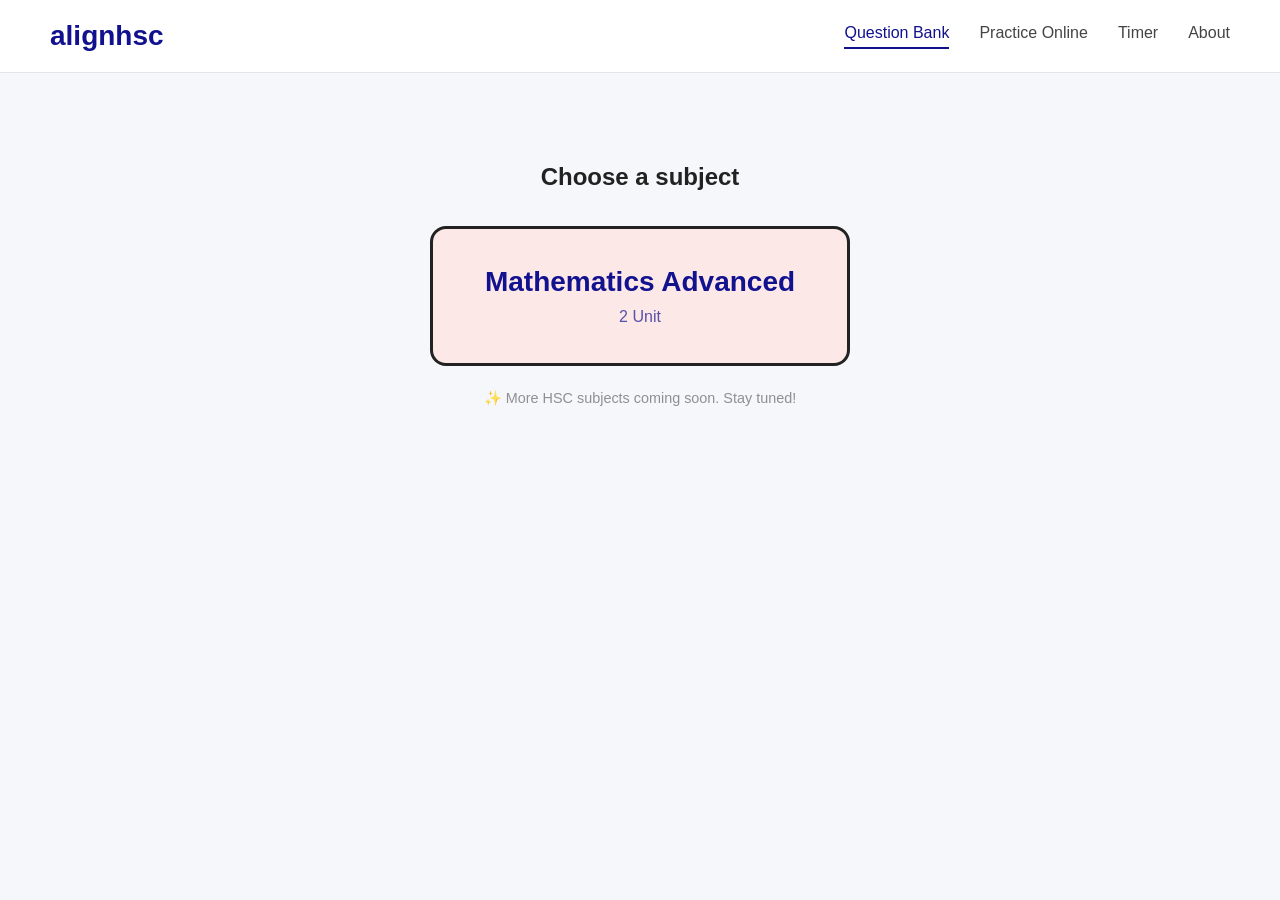
<file: index.html>
<!DOCTYPE html>
<html lang="en">
<head>
    <meta charset="UTF-8">
    <meta name="viewport" content="width=device-width, initial-scale=1.0">
    <title>alignhsc</title>
    <link rel="stylesheet" href="style.css">
</head>
<body>
    <header class="site-header">
        <a href="index.html" class="brand">alignhsc</a>
        <nav class="main-nav">
            <a href="index.html" class="nav-link active">Question Bank</a>
            <a href="online-practice.html" class="nav-link">Practice Online</a>
            <a href="timer.html" class="nav-link">Timer</a>
            <a href="about.html" class="nav-link">About</a>
        </nav>
    </header>
    <main class="home-main">
        <section class="subject-selection">
            <h1>Choose a subject</h1>
            <div class="subject-grid">
                <a href="maths-advanced.html" class="subject-card maths-advanced-card">
                    <span class="subject-name">Mathematics Advanced</span>
                    <span class="subject-level">2 Unit</span>
                </a>
            </div>
        </section>

        <p class="coming-soon">
            ✨ More HSC subjects coming soon. Stay tuned!
        </p>
    </main>
</body>
</html>
</file>
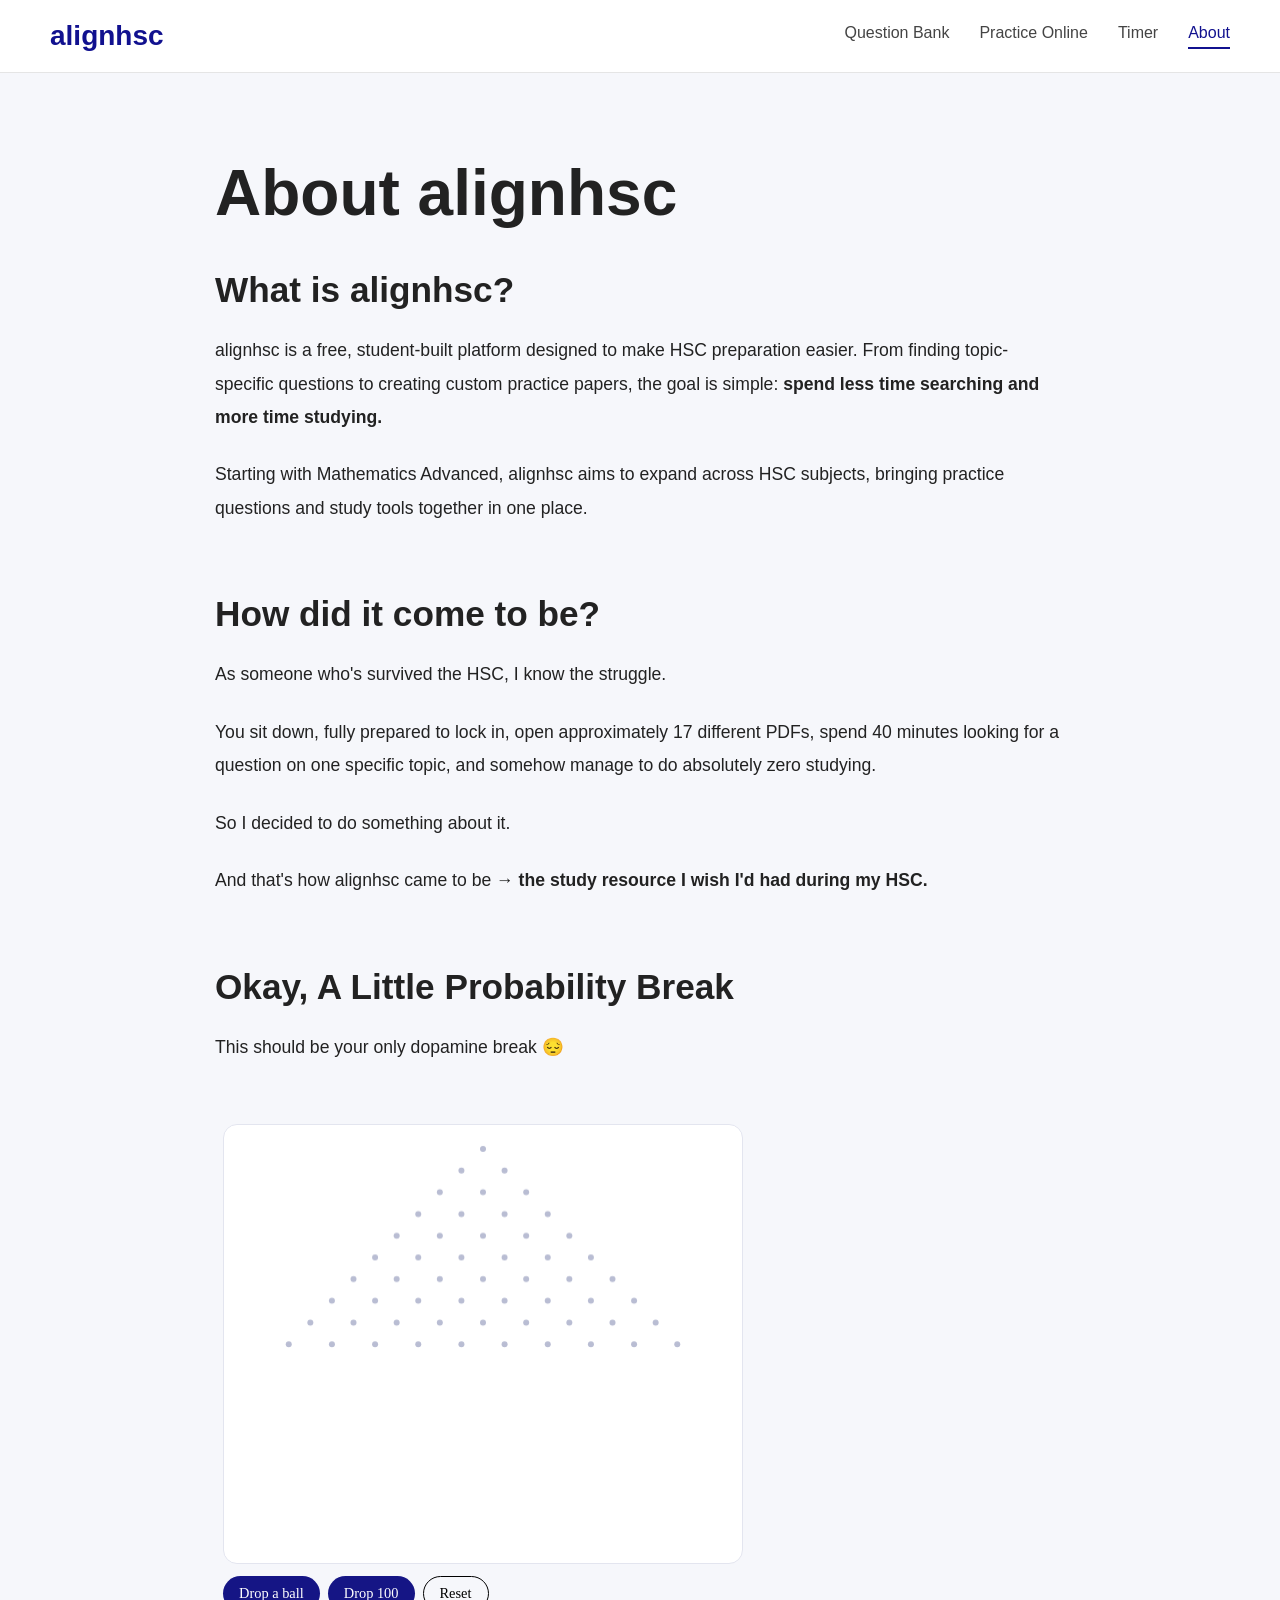
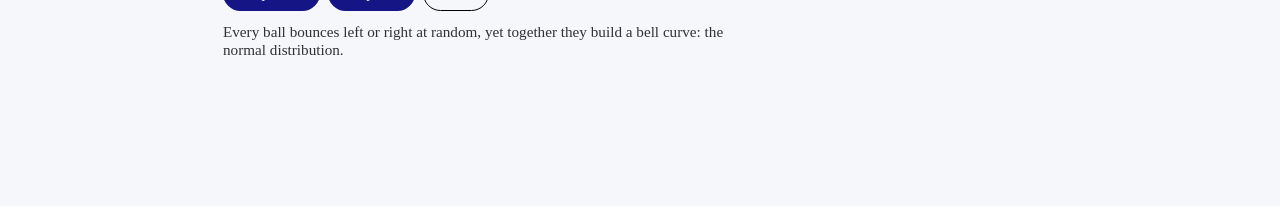
<file: about.html>
<!DOCTYPE html>
<html lang="en">
<head>
    <meta charset="UTF-8">
    <meta name="viewport" content="width=device-width, initial-scale=1.0">
    <title>About | alignhsc</title>
    <link rel="stylesheet" href="style.css">

</head>
<script src="script.js" defer></script>
<body>
    <header class="site-header">
        <a href="index.html" class="brand">alignhsc</a>
        <nav class="main-nav">
            <a href="index.html" class="nav-link">Question Bank</a>
            <a href="online-practice.html" class="nav-link">Practice Online</a>
            <a href="timer.html" class="nav-link">Timer</a>
            <a href="about.html" class="nav-link active">About</a>
        </nav>
    </header>
    
    
<main class="about-page">

  <section class="about-section">
    <div class="about-container">
      <h1 class="reveal">About alignhsc</h1>

      <h2 class="reveal">What is alignhsc?</h2>

      <p class="reveal">
        alignhsc is a free, student-built platform designed to make
        HSC preparation easier. From finding topic-specific questions
        to creating custom practice papers, the goal is simple:
        <strong>spend less time searching and more time studying.</strong>
      </p>

      <p class="reveal">
        Starting with Mathematics Advanced, alignhsc aims to expand
        across HSC subjects, bringing practice questions and study
        tools together in one place.
      </p>
    </div>
  </section>

  <section class="about-section about-story">
    <div class="about-container">
      <h2 class="reveal">How did it come to be?</h2>

      <p class="reveal">
        As someone who's survived the HSC, I know the struggle.
      </p>

      <p class="reveal">
        You sit down, fully prepared to lock in, open approximately
        17 different PDFs, spend 40 minutes looking for a question
        on one specific topic, and somehow manage to do
        absolutely zero studying.
      </p>

      <p class="reveal">
        So I decided to do something about it.
      </p>

      <p class="reveal">
        And that's how alignhsc came to be →
        <strong>the study resource I wish I'd had during my HSC.</strong>
      </p>
    </div>
  </section>

  <section class="about-section galton-section">
    <div class="about-container">
      <h2 class="reveal">Okay, A Little Probability Break</h2>

      <p class="reveal">
        This should be your only dopamine break 😔
      </p>

      <div class="galton-frame reveal">
        <iframe
          src="galton_board.html"
          title="Interactive Galton Board"
          loading="lazy">
        </iframe>
      </div>
    </div>
  </section>

</main>


</body>
</html>
</file>
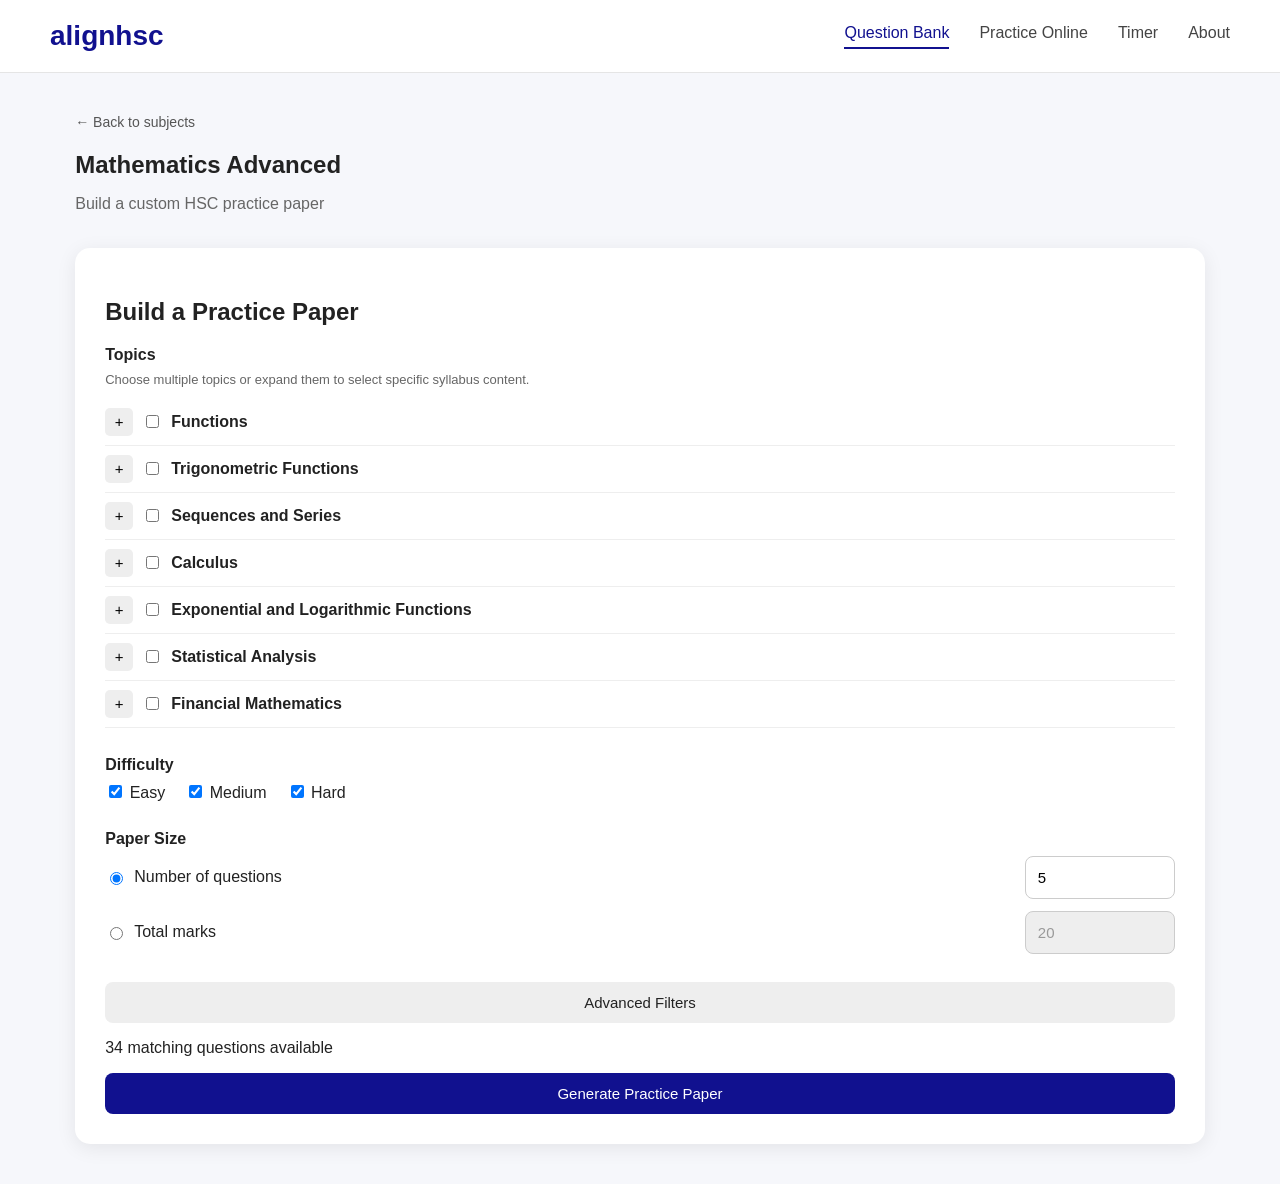
<file: maths-advanced.html>
<!DOCTYPE html>
<html lang="en">
<head>
    <meta charset="UTF-8">
    <meta name="viewport" content="width=device-width, initial-scale=1.0">
    <title>Mathematics Advanced | alignhsc</title>
    <link rel="stylesheet" href="style.css">
</head>
<body>
    <header class="site-header">
        <a href="index.html" class="brand">alignhsc</a>
        <nav class="main-nav">
            <a href="index.html" class="nav-link active">Question Bank</a>
            <a href="online-practice.html" class="nav-link">Practice Online</a>
            <a href="timer.html" class="nav-link">Timer</a>
            <a href="about.html" class="nav-link">About</a>
        </nav>
    </header>

    <main class="question-bank-main">
        <section class="course-heading">
            <a href="index.html" class="back-link">← Back to subjects</a>
            <h1>Mathematics Advanced</h1>
            <p class="course-subtitle">Build a custom HSC practice paper</p>

        </section>
        <section class="paper-builder">
            <div class="generator main-filters">
                <h2>Build a Practice Paper</h2>
                <div class="filter-group">
                    <label>Topics</label>
                    <p class="filter-help">Choose multiple topics or expand them to select specific syllabus content.</p>
                    <div id="topicTree"></div>
                </div>
                <div class="filter-group">
                    <label>Difficulty</label>
                    <div class="checkboxes">
                        <label>
                            <input type="checkbox" value="Easy" class="difficulty" checked>
                            Easy
                        </label>

                        <label>
                            <input type="checkbox" value="Medium" class="difficulty" checked>
                            Medium
                        </label>

                        <label>
                            <input type="checkbox" value="Hard" class="difficulty" checked>
                            Hard
                        </label>

                    </div>
                </div>

                <div class="filter-group">
                    <label>Paper Size</label>
                    <div class="paper-size-options">
                        <label class="paper-size-choice">
                            <input type="radio" name="paperSizeMode" value="questions" checked>
                            Number of questions
                        </label>

                        <input type="number" id="questionCount" value="5" min="1" max="100">

                        <label class="paper-size-choice">
                            <input type="radio" name="paperSizeMode" value="marks">
                            Total marks
                        </label>

                        <input type="number" id="targetMarks" value="20" min="1" max="100" disabled>
                    </div>
                    
                </div>

                <button type="button" id="advancedFiltersButton" class="secondary-button">Advanced Filters</button>
                <p id="matchingCount" aria-live="polite"></p>
                <button type="button" id="generateButton" class="primary-button">Generate Practice Paper</button>
            
            </div>
            <aside id="advancedFiltersPanel" class="advanced-filters hidden">
                <div class="advanced-header">
                    <h2>Advanced Filters</h2>
                    <button type="button" id="closeAdvancedFilters">&times</button>
                </div>
                <div class="filter-group school-filter">
                    <label for="schoolSearch">Schools</label>
                    <p class="filter-help">Leave empty to include all schools. You can select more than one.</p>
                    <input type="text" id="schoolSearch" placeholder="Search schools..." autocomplete="off">
                    <div id="schoolDropdown" class="school-dropdown hidden"></div>
                    <div id="selectedSchools" class="selected-schools"></div>
                    <p id="schoolError" class="filter-error hidden"></p>
                </div>
                <div class="filter-group">
                    <label>Exam Year</label>
                    <div class="year-range">
                        <input type="number" id="yearFrom" placeholder="From">
                        <span>to</span>
                        <input type="number" id="yearTo" placeholder="To">
                    </div>
                    <p id="yearHelp" class="filter-help"></p>
                    <p id="yearError" class="filter-error hidden"></p>
                </div>
                <div class="filter-group">
                    <label for="syllabusVersion">Syllabus</label>
                    <select id="syllabusVersion">
                        <option value="all">All syllabus versions</option>
                        <option value="2024">Mathematics Advanced 11–12 Syllabus (2024)</option>
                        <option value="2017">Mathematics Advanced Stage 6 Syllabus (2017)</option>
                        <option value="legacy">Legacy Mathematics 2 Unit syllabus</option>
                    </select>
                </div>
                <button type="button" id="resetAdvancedFilters" class="secondary-button">Reset Advanced Filters</button>
            </aside>
        </section>
        <section id="paperSection" class="hidden">
            <div class="paper-buttons">
                <button type="button" id="regenerateButton">Regenerate</button>
                <button type="button" id="printButton">Print / Save as PDF</button>
            </div>
            <div id="paper">
                <div class="paper-heading">
                    <h1>Mathematics Advanced</h1>
                    <!-- <h2>Custom Practice Paper</h2> -->
                    <p id="paperInfo"></p>
                </div>
                <div id="questionsContainer"></div>
                <div class="solutions">
                    <h1>Solutions</h1>
                    <div id="solutionsContainer"></div>
                </div>
            </div>
        </section>

    </main>

    <script src="syllabus.js"></script>
    <script src="schools.js"></script>
    <script src="questions.js"></script>
    <script src="script.js"></script>
</body>
</html>
</file>
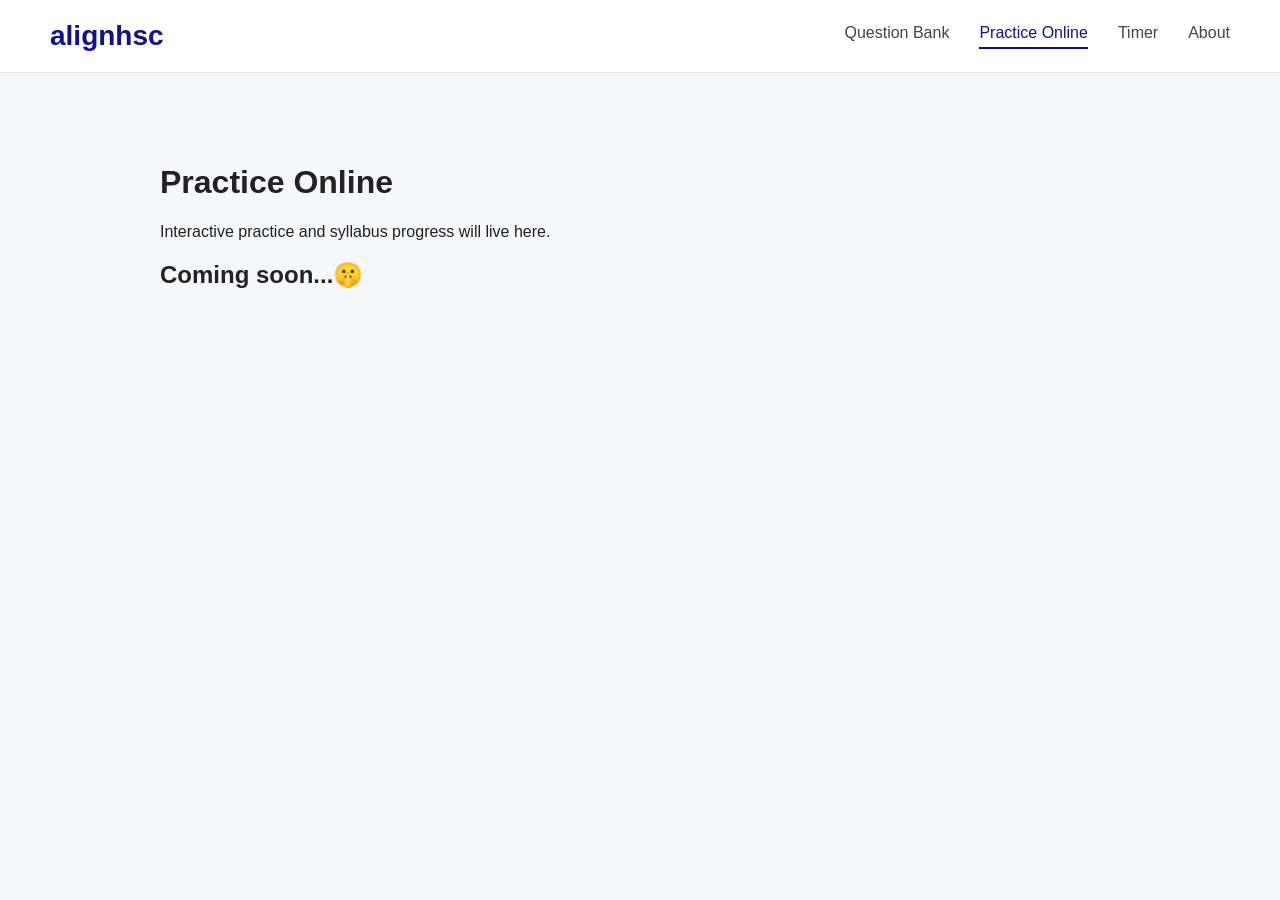
<file: online-practice.html>
<!DOCTYPE html>
<html lang="en">
<head>
    <meta charset="UTF-8">
    <meta name="viewport" content="width=device-width, initial-scale=1.0">
    <title>Practice Online | alignhsc</title>
    <link rel="stylesheet" href="style.css">
</head>
<body>
    <header class="site-header">
        <a href="index.html" class="brand">alignhsc</a>
        <nav class="main-nav">
            <a href="index.html" class="nav-link">Question Bank</a>
            <a href="online-practice.html" class="nav-link active">Practice Online</a>
            <a href="timer.html" class="nav-link">Timer</a>
            <a href="about.html" class="nav-link">About</a>
        </nav>
    </header>
    <main class="page-main">
        <h1>Practice Online</h1>
        <p>Interactive practice and syllabus progress will live here.</p>
        <h2>Coming soon...🤫 </h2>
    </main>
</body>
</html>
</file>
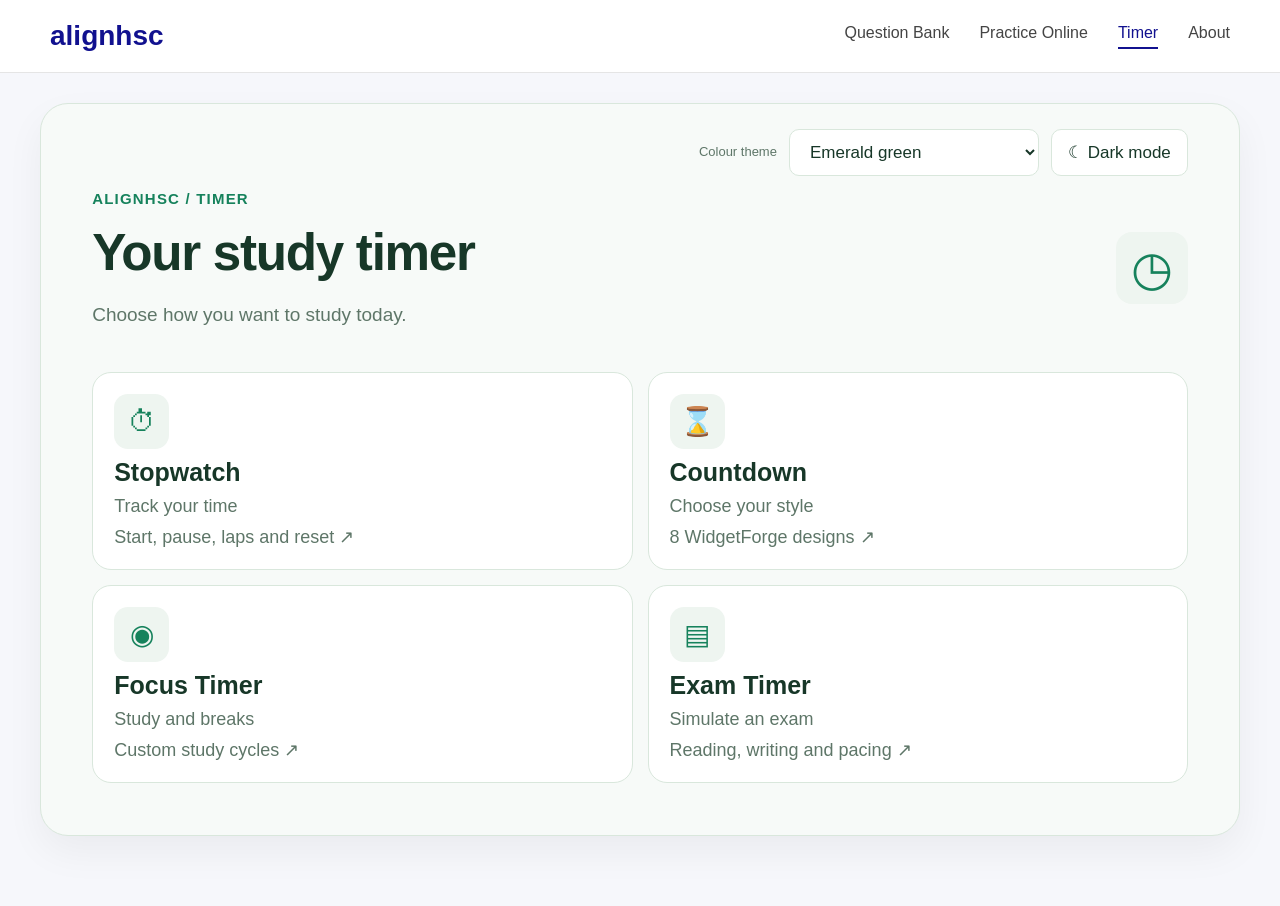
<file: timer.html>
<!DOCTYPE html>
<html lang="en">
<head>
    <meta charset="UTF-8">
    <meta name="viewport" content="width=device-width, initial-scale=1.0">
    <title>Timer | alignhsc</title>
    <link rel="stylesheet" href="style.css">
    <link rel="stylesheet" href="timer.css">
    <script src="timer.js" defer></script>
</head>
<body>
    <header class="site-header">
        <a href="index.html" class="brand">alignhsc</a>
        <nav class="main-nav" aria-label="Main navigation">
            <a href="index.html" class="nav-link">Question Bank</a>
            <a href="online-practice.html" class="nav-link">Practice Online</a>
            <a href="timer.html" class="nav-link active" aria-current="page">Timer</a>
            <a href="about.html" class="nav-link">About</a>
        </nav>
    </header>

    <main class="timer-shell" data-theme="emerald" data-appearance="light">
        <div class="timer-toolbar">
            <button type="button" class="timer-back" id="timerBack" hidden>← All timers</button>
            <div class="timer-theme-controls">
                <label for="timerTheme">Colour theme</label>
                <select id="timerTheme">
                    <option value="emerald">Emerald green</option>
                    <option value="burgundy">Burgundy & beige</option>
                    <option value="minimal">Minimal</option>
                    <option value="beach">Beach</option>
                    <option value="underwater">Underwater</option>
                    <option value="midnight">Midnight blue</option>
                    <option value="lavender">Lavender</option>
                    <option value="sunset">Sunset</option>
                </select>
                <button id="appearanceToggle" type="button" aria-label="Switch to dark mode">☾ Dark mode</button>
            </div>
        </div>
        <section id="timerHome">
            <div class="timer-heading">
                <div><p class="timer-eyebrow">ALIGNHSC / TIMER</p><h1>Your study timer</h1><p>Choose how you want to study today.</p></div>
                <span class="timer-heading-icon" aria-hidden="true">◷</span>
            </div>
            <div class="timer-mode-grid">
                <button type="button" class="timer-mode-card" data-mode="stopwatch"><span class="mode-icon">⏱</span><strong>Stopwatch</strong><span>Track your time</span><small>Start, pause, laps and reset ↗</small></button>
                <button type="button" class="timer-mode-card" data-mode="countdown"><span class="mode-icon">⌛</span><strong>Countdown</strong><span>Choose your style</span><small>8 WidgetForge designs ↗</small></button>
                <button type="button" class="timer-mode-card" data-mode="focus"><span class="mode-icon">◉</span><strong>Focus Timer</strong><span>Study and breaks</span><small>Custom study cycles ↗</small></button>
                <button type="button" class="timer-mode-card" data-mode="exam"><span class="mode-icon">▤</span><strong>Exam Timer</strong><span>Simulate an exam</span><small>Reading, writing and pacing ↗</small></button>
            </div>
        </section>

        <section class="timer-detail" id="stopwatchPanel" hidden>
            <p class="timer-eyebrow">STOPWATCH</p><h1>Track every minute</h1><p>Use laps to measure individual questions or study blocks.</p>
            <div class="timer-stage" id="stopwatchStage"><span class="timer-stage-label">Elapsed time</span><div class="timer-clock" id="stopwatchDisplay" role="timer">00:00:00.0</div></div>
            <div class="timer-actions"><button id="stopwatchStart" class="timer-primary">Start</button><button id="stopwatchLap">Lap</button><button id="stopwatchReset">Reset</button></div>
            <button class="timer-zen-button" data-zen="stopwatch">⛶ Full-screen timer</button>
            <ol class="timer-laps" id="stopwatchLaps" aria-label="Recorded laps"></ol>
        </section>

        <section class="timer-detail" id="countdownPanel" hidden>
            <p class="timer-eyebrow">COUNTDOWN / WIDGETFORGE</p><h1>Choose your countdown</h1><p>All eight WidgetForge styles, with a target date and time you can customise.</p>
            <div class="timer-form-grid"><label>Target date & time <input type="datetime-local" id="countdownTarget"></label><label>Countdown title <input type="text" id="countdownTitle" maxlength="70" value="My HSC Countdown"></label></div>
            <details class="timer-style-picker"><summary>Choose a style <span id="selectedWidgetName">Flip</span> · 8 designs available</summary><div class="timer-style-grid" id="widgetStyles" aria-label="Countdown styles"></div></details>
            <div class="timer-stage timer-widget-box" id="countdownStage"><div id="widgetMount" class="timer-widget-mount"></div><p id="widgetFallback" class="timer-muted">Choose a future date to preview the countdown.</p></div>
            <button class="timer-zen-button" data-zen="countdown">⛶ Full-screen countdown</button>
            <div class="timer-actions"><button class="timer-primary" id="applyWidget">Update countdown</button><a id="configureWidget" href="https://widget-forge.com/widgets/countdown/flip/" target="_blank" rel="noopener noreferrer">More WidgetForge options ↗</a></div>
            <p class="timer-note">WidgetForge embeds run through a third-party service. The link above opens its full configurator for additional colours, languages and display options.</p>
        </section>

        <section class="timer-detail" id="focusPanel" hidden>
            <p class="timer-eyebrow">FOCUS TIMER</p><h1>Make time for focus</h1><p>Alternate between distraction-free study and short breaks.</p>
            <div class="timer-form-grid"><label>Study minutes <input type="number" id="focusWork" min="1" max="240" value="25"></label><label>Break minutes <input type="number" id="focusBreak" min="1" max="60" value="5"></label></div>
            <div class="timer-stage" id="focusStage"><div class="timer-phase" id="focusPhase">Study session</div><div class="timer-clock" id="focusDisplay" role="timer">25:00</div><div class="timer-progress"><span id="focusProgress"></span></div></div>
            <div class="timer-actions"><button class="timer-primary" id="focusStart">Start</button><button id="focusSkip">Skip phase</button><button id="focusReset">Reset</button></div>
            <button class="timer-zen-button" data-zen="focus">⛶ Full-screen timer</button>
            <p class="timer-muted" id="focusSessions">Study sessions completed: 0</p>
        </section>

        <section class="timer-detail" id="examPanel" hidden>
            <p class="timer-eyebrow">EXAM TIMER</p><h1>Practise under exam conditions</h1><p>Reading and writing stages, time warnings, and an optional marks-based pacing guide.</p>
            <div class="timer-form-grid"><label>Reading time (minutes) <input id="examReading" type="number" value="10" min="0" max="120"></label><label>Writing time (minutes) <input id="examWriting" type="number" value="180" min="1" max="480"></label><label>Total marks <input id="examMarks" type="number" value="100" min="1" max="500"></label><label class="timer-checkbox"><input id="examSounds" type="checkbox" checked> Audible warnings</label></div>
            <div class="timer-stage exam-stage" id="examStage">
                <div class="exam-status"><span id="examStatusBadge">◉ Ready for exam</span></div>
                <p class="exam-subject">MATHEMATICS ADVANCED</p>
                <div class="timer-phase" id="examPhase">Ready to begin</div>
                <div class="timer-clock" id="examDisplay" role="timer">03:10:00</div>
                <div class="timer-progress"><span id="examProgress"></span></div>
                <p class="timer-muted" id="examElapsed">Reading and writing time</p>
                <div class="exam-stage-tags"><span id="examReadingBadge">Reading not started</span><span id="examWritingBadge">Writing not started</span></div>
                <div class="exam-next-notice"><strong>♧ Next notification</strong><p id="examNextWarning">30 minutes remaining — stay aware of your pacing.</p></div>
            </div>
            <p class="timer-muted" id="examPacing">1.8 minutes per mark during writing time</p>
            <div class="timer-actions"><button class="timer-primary" id="examStart">Start exam</button><button id="examReset">Reset</button><button id="examFullscreen">Full screen</button></div>
            <p class="timer-note" id="examNotice" aria-live="polite">Reading time will automatically transition to writing time.</p>
        </section>
        <button type="button" id="exitZen" class="timer-exit-zen" hidden>⤢ Exit full screen</button>
    </main>
</body>
</html>
</file>
<file: style.css>
* {
    box-sizing: border-box;
}

body {
    margin: 0;
    font-family: Arial, sans-serif;
    background: #f6f7fb;
    color: #222;
}


/* Site header */

.site-header {
    display: flex;
    justify-content: space-between;
    align-items: center;
    width: 100%;
    padding: 20px 50px;
    background: white;
    border-bottom: 1px solid #e5e5e5;
}

.brand {
    color: #11118f;
    font-size: 28px;
    font-weight: 700;
    text-decoration: none;
}

.main-nav {
    display: flex;
    gap: 30px;
}

.nav-link {
    color: #444;
    font-size: 16px;
    padding-bottom: 5px;
    text-decoration: none;
}

.nav-link:hover {
    color: #11118f;
}

.nav-link.active {
    color: #11118f;
    border-bottom: 2px solid #11118f;
}


/* Subject selection */

.home-main, .page-main {
    width: 90%;
    max-width: 1000px;
    margin: 0 auto;
    padding: 70px 20px;
}

.subject-selection h1 {
    text-align: center;
    margin-bottom: 35px;
}

.subject-grid {
    display: flex;
    justify-content: center;
}

.subject-card {
    display: flex;
    flex-direction: column;
    align-items: center;
    justify-content: center;
    width: 420px;
    min-height: 140px;
    padding: 30px;
    border: 3px solid #222;
    border-radius: 16px;
    text-align: center;
    text-decoration: none;
    transition: transform 0.2s ease, box-shadow 0.2s ease;
}

.subject-card:hover {
    transform: translateY(-4px);
    box-shadow: 0 8px 20px rgba(0, 0, 0, 0.12);
}

.maths-advanced-card {
    background: #fde8e8;
    color: #12128f;
}

.subject-name {
    font-size: 28px;
    font-weight: bold;
}

.subject-level {
    margin-top: 10px;
    font-size: 16px;
    opacity: 0.7;
}


/* Question bank layout */

.question-bank-main {
    width: 92%;
    max-width: 1200px;
    margin: 0 auto;
    padding: 40px 24px;
}

.course-heading {
    margin-bottom: 35px;
}

.course-heading h1 {
    margin-bottom: 5px;
}

.course-subtitle {
    color: #666;
}

.back-link {
    color: #555;
    font-size: 14px;
    text-decoration: none;
}

.paper-builder {
    display: flex;
    align-items: flex-start;
    gap: 30px;
}

.generator, .advanced-filters {
    background: white;
    padding: 30px;
    border-radius: 15px;
    box-shadow: 0 4px 20px rgba(0, 0, 0, 0.08);
}

.main-filters {
    flex: 1;
    min-width: 0;
}

.advanced-filters {
    width: 370px;
    flex-shrink: 0;
    border: 1px solid #ddd;
}


/* General filters */

.filter-group {
    margin-bottom: 28px;
}

.filter-group > label {
    display: block;
    margin-bottom: 8px;
    font-weight: bold;
}

.filter-help {
    color: #666;
    font-size: 13px;
    margin: 5px 0 12px;
}

.filter-error {
    color: #b42318;
    font-size: 14px;
    margin-top: 8px;
}

select, input[type="number"], input[type="text"] {
    width: 100%;
    padding: 12px;
    background: white;
    border: 1px solid #ccc;
    border-radius: 8px;
    font-size: 15px;
}

input:disabled {
    background: #eee;
    color: #999;
}

.checkboxes {
    display: flex;
    gap: 20px;
    flex-wrap: wrap;
}

.checkboxes label {
    font-weight: normal;
}


/* Paper size */

.paper-size-options {
    display: grid;
    grid-template-columns: 1fr 150px;
    align-items: center;
    gap: 12px 20px;
}

.paper-size-choice {
    display: flex !important;
    align-items: center;
    gap: 8px;
    margin: 0 !important;
    font-weight: normal !important;
}


/* Buttons */

button {
    padding: 12px 20px;
    border: none;
    border-radius: 8px;
    cursor: pointer;
    font-size: 15px;
}

.primary-button, .secondary-button {
    display: block;
    width: 100%;
    margin-top: 12px;
}

.primary-button {
    color: white;
    background: #11118f;
}

.secondary-button {
    background: #eee;
    color: #222;
}


/* Topic and dotpoint tree */

.topic-block {
    padding: 9px 0;
    border-bottom: 1px solid #eee;
}

.topic-row, .topic-row label, .focus-area-row, .dotpoint-row {
    display: flex;
    align-items: center;
    gap: 9px;
}

.topic-row {
    font-weight: 600;
}

.topic-row label, .focus-area-row, .dotpoint-row {
    cursor: pointer;
}

.expand-topic {
    width: 28px;
    height: 28px;
    padding: 0;
    background: #eee;
    border-radius: 5px;
    flex-shrink: 0;
}

.topic-row input, .focus-area-row input, .dotpoint-row input {
    width: auto;
    flex-shrink: 0;
}

.topic-contents {
    margin-left: 38px;
    padding-top: 10px;
}

.focus-area-block {
    margin-bottom: 14px;
}

.focus-area-row {
    font-weight: 500;
}

.dotpoint-container {
    margin: 6px 0 0 27px;
}

.dotpoint-row {
    margin: 7px 0;
    font-weight: normal;
}


/* Advanced filters */

.advanced-header {
    display: flex;
    align-items: center;
    justify-content: space-between;
    margin-bottom: 22px;
}

.advanced-header h2 {
    margin: 0;
}

#closeAdvancedFilters {
    padding: 0;
    background: none;
    font-size: 28px;
    line-height: 1;
}

.year-range {
    display: flex;
    align-items: center;
    gap: 10px;
}

.year-range input {
    flex: 1;
    min-width: 0;
}


/* School search */

.school-filter {
    position: relative;
}

.school-dropdown {
    position: absolute;
    z-index: 20;
    left: 0;
    right: 0;
    max-height: 250px;
    overflow-y: auto;
    margin-top: 4px;
    background: white;
    border: 1px solid #ccc;
    border-radius: 8px;
    box-shadow: 0 8px 20px rgba(0, 0, 0, 0.1);
}

.school-option {
    display: block;
    width: 100%;
    padding: 10px 12px;
    text-align: left;
    background: white;
    border-radius: 0;
}

.school-option:hover, .school-option:focus-visible {
    background: #f2f2f8;
}

.school-no-results {
    padding: 12px;
    color: #777;
    font-size: 14px;
}

.selected-schools {
    display: flex;
    flex-wrap: wrap;
    gap: 7px;
    margin-top: 10px;
}

.school-tag {
    display: flex;
    align-items: center;
    gap: 6px;
    padding: 6px 9px;
    background: #eeeeff;
    border-radius: 20px;
    font-size: 13px;
}

.school-tag button {
    padding: 0;
    background: none;
    font-size: 17px;
    line-height: 1;
}


/* Generated paper */

.paper-buttons {
    display: flex;
    justify-content: flex-end;
    gap: 10px;
    margin: 35px 0 20px;
}

#paper {
    padding: 50px;
    margin-bottom: 60px;
    background: white;
    box-shadow: 0 4px 20px rgba(0, 0, 0, 0.08);
}

.paper-heading {
    text-align: center;
    padding-bottom: 30px;
    border-bottom: 2px solid black;
}

.question {
    margin-top: 40px;
}

.question-header {
    display: flex;
    justify-content: space-between;
    align-items: center;
    break-after: avoid;
}

.working-space {
    height: 130px;
    border-bottom: 1px dotted #aaa;
}

.question-image, .solution-image {
    display: block;
    width: 100%;
    max-width: 750px;
    height: auto;
    margin-top: 15px;
}

.solutions {
    margin-top: 80px;
    break-before: page;
    page-break-before: always;
}

.solution {
    margin-top: 35px;
}

.hidden {
    display: none !important;
}


/* Smaller screens */

@media (max-width: 850px) {
    .site-header {
        flex-direction: column;
        gap: 15px;
        padding: 18px 20px;
    }

    .main-nav {
        gap: 18px;
    }

    .paper-builder {
        flex-direction: column;
    }

    .advanced-filters {
        width: 100%;
    }

    .paper-size-options {
        grid-template-columns: 1fr;
    }
}


/* Print only question paper and solutions */

@media print {
    @page {
        margin: 15mm;
    }

    body {
        background: white;
    }

    .site-header, .course-heading, .paper-builder, .paper-buttons {
        display: none !important;
    }

    .question-bank-main, #paperSection, #paper {
        width: 100%;
        max-width: none;
        margin: 0;
        padding: 0;
        box-shadow: none;
    }

    .question-header {
        break-after: avoid;
    }

    .question-image, .solution-image {
        break-inside: avoid;
        max-width: 100%;
    }

    .solutions {
        margin-top: 0;
        break-before: page;
        page-break-before: always;
    }
}

/* Cross-topic notes */
/* Compact notice that fits its content */
.cross-topic-note {
    display: table;
    width: fit-content;
    max-width: 100%;
    box-sizing: border-box;

    margin: 6px 0 12px;
    padding: 5px 9px;

    background-color: #eef5fc;
    border: 1px solid #d6e6f5;
    border-left: 3px solid #77b2ed;
    border-radius: 5px;

    color: #2887ed;
    font-size: 0.78rem;
    line-height: 1.35;
}


/* Print settings */
/* Hides cross-topic notices from printed papers and PDFs */
@media print {
    .cross-topic-note {
        display: none !important;
    }
}


/* About Page */
/* Main layout and spacing */

.about-page {
  width: 100%;
}

.about-section {
  padding: 90px 24px;
}

.about-container {
  max-width: 850px;
  margin: 0 auto;
}

.about-container h1 {
  font-size: clamp(2.5rem, 5vw, 4rem);
  margin-bottom: 40px;
}

.about-container h2 {
  font-size: clamp(1.6rem, 3vw, 2.2rem);
  margin-bottom: 24px;
}

.about-container p {
  font-size: 1.1rem;
  line-height: 1.9;
  margin-bottom: 24px;
}

.about-story {
  background: var(--surface-secondary, transparent);
}

/* Galton Board */
/* Responsive embedded simulation */

.galton-frame {
  width: 100%;
  height: 680px;
  margin-top: 32px;
  border-radius: 16px;
  overflow: hidden;
}

.galton-frame iframe {
  display: block;
  width: 100%;
  height: 100%;
  border: none;
}

/* Scroll Reveal */
/* Paragraphs fade and slide into view */

/* Scroll Reveal Animation */

.reveal {
  opacity: 0;
  transform: translateY(30px);
  transition:
    opacity 0.8s ease-out,
    transform 0.8s ease-out;
}

.reveal.visible {
  opacity: 1;
  transform: translateY(0);
}

@media (prefers-reduced-motion: reduce) {
  .reveal {
    opacity: 1;
    transform: none;
    transition: none;
  }
}

@media (max-width: 600px) {
  .about-section {
    padding: 35px 24px;
  }

  .galton-frame {
    height: 550px;
  }

  .about-section + .about-section {
    padding-top: 10px;
  }
}

/* About page spacing fixes */

.about-page .about-section {
  padding-top: 30px;
  padding-bottom: 30px;
  min-height: auto;
  height: auto;
}

.about-page .about-section + .about-section {
  margin-top: 0;
  padding-top: 10px;
}

.about-page .about-container {
  margin-top: 0;
  margin-bottom: 0;
}

.about-page .about-container p:last-child {
  margin-bottom: 0;
}

/* Coming Soon Message */

.coming-soon {
  margin-top: 24px;
  text-align: center;
  font-size: 0.9rem;
  color: var(--text-secondary, #777);
  opacity: 0.8;
}
</file>
<file: timer.css>
/* Timer colour themes */
/* Each theme works in both light and dark appearance. */
.timer-shell { --surface:#f7faf8; --panel:#ffffff; --card:#eef5f0; --ink:#173728; --muted:#5e7668; --edge:#d9e7dc; --accent:#16825c; --accent-ink:#ffffff; --track:#d5e8da; --glow:#d6f0df; color:var(--ink); background:var(--surface); }
.timer-shell[data-theme="burgundy"] { --surface:#faf5ee;--panel:#fffaf4;--card:#f3e7dc;--ink:#4b2430;--muted:#80636a;--edge:#e6d4ca;--accent:#8e3550;--accent-ink:#ffffff;--track:#ecd7d7;--glow:#f7e3dc; }
.timer-shell[data-theme="minimal"] { --surface:#fafafa;--panel:#ffffff;--card:#f0f0f0;--ink:#202020;--muted:#666666;--edge:#dedede;--accent:#343434;--accent-ink:#ffffff;--track:#e2e2e2;--glow:#f3f3f3; }
.timer-shell[data-theme="beach"] { --surface:#f9f5e9;--panel:#fffdf5;--card:#e5f3ef;--ink:#285460;--muted:#6b8384;--edge:#cfdfda;--accent:#138b9c;--accent-ink:#ffffff;--track:#d0e8e5;--glow:#fff0cb; }
.timer-shell[data-theme="underwater"] { --surface:#e9f5f5;--panel:#f5fffe;--card:#d8eaed;--ink:#123e52;--muted:#567a89;--edge:#c2dfe3;--accent:#08778c;--accent-ink:#ffffff;--track:#c4e3e9;--glow:#caeaf1; }
.timer-shell[data-theme="midnight"] { --surface:#edf3fa;--panel:#ffffff;--card:#e2ebf7;--ink:#1c3057;--muted:#687b9d;--edge:#cfdced;--accent:#3569bd;--accent-ink:#ffffff;--track:#d1e0f4;--glow:#ddeaff; }
.timer-shell[data-theme="lavender"] { --surface:#f8f5ff;--panel:#fffefe;--card:#efe8fb;--ink:#493866;--muted:#83769b;--edge:#e2d7f2;--accent:#8059bc;--accent-ink:#ffffff;--track:#e6d9f8;--glow:#eee3ff; }
.timer-shell[data-theme="sunset"] { --surface:#fff5ee;--panel:#fffdfa;--card:#ffe7d8;--ink:#653a38;--muted:#976b67;--edge:#f5d4c2;--accent:#d16a57;--accent-ink:#ffffff;--track:#ffdcc8;--glow:#ffe3b9; }
.timer-shell[data-appearance="dark"] { --surface:#101c27;--panel:#172736;--card:#213647;--ink:#f4f7f8;--muted:#adbdc9;--edge:#344c5d;--track:#314b5c;--glow:#29465a; }
.timer-shell[data-appearance="dark"][data-theme="burgundy"] { --surface:#21171d;--panel:#302028;--card:#422c35;--edge:#60424b;--muted:#d3b4bb;--track:#543640; }
.timer-shell[data-appearance="dark"][data-theme="minimal"] { --surface:#171717;--panel:#222;--card:#303030;--edge:#444;--muted:#bababa;--track:#414141; }
.timer-shell[data-appearance="dark"][data-theme="beach"] { --surface:#142e36;--panel:#203c44;--card:#294b51;--edge:#42656a;--muted:#b6d2d1;--track:#38575a; }
.timer-shell[data-appearance="dark"][data-theme="underwater"] { --surface:#071f30;--panel:#0d3043;--card:#194358;--edge:#28566a;--muted:#afd2df;--track:#245066; }
.timer-shell[data-appearance="dark"][data-theme="midnight"] { --surface:#0c172c;--panel:#182740;--card:#243654;--edge:#385174;--muted:#aebdd4;--track:#344965; }
.timer-shell[data-appearance="dark"][data-theme="lavender"] { --surface:#1e1a31;--panel:#2b2642;--card:#393052;--edge:#51466a;--muted:#c7badb;--track:#493b64; }
.timer-shell[data-appearance="dark"][data-theme="sunset"] { --surface:#291e28;--panel:#392734;--card:#503542;--edge:#694957;--muted:#e0b9c2;--track:#5c3c48; }

/* Readable typography and consistent form sizing */
/* Match the clean sans-serif Question Bank styling on every timer theme. */
.timer-shell, .timer-shell button, .timer-shell input, .timer-shell select, .timer-shell summary {
    font-family: Inter, -apple-system, BlinkMacSystemFont, "Segoe UI", Arial, sans-serif !important;
}
.timer-shell, .timer-shell *, .timer-shell *::before, .timer-shell *::after { box-sizing:border-box; }
.timer-shell { font-size:19px; line-height:1.55; }
.timer-shell.timer-shell h1 { font-size:clamp(38px,4vw,54px); line-height:1.16; font-weight:750; letter-spacing:-.025em; }
.timer-shell p { font-size:19px; }
.timer-shell .timer-eyebrow { font-size:15px; letter-spacing:1.2px; }
.timer-toolbar label, .timer-theme-controls label { font-size:17px; }
.timer-shell .timer-theme-controls select, .timer-shell .timer-theme-controls button, .timer-shell .timer-back { font-size:17px; padding:12px 16px; }
.timer-shell .timer-form-grid { gap:20px; }
.timer-shell .timer-form-grid label { min-width:0; font-size:19px; font-weight:600; }
.timer-shell input[type="number"], .timer-shell input[type="text"], .timer-shell input[type="datetime-local"] {
    width:100% !important;
    min-width:0 !important;
    max-width:100% !important;
    padding:16px 18px !important;
    font-family:inherit !important;
    font-size:19px !important;
    font-weight:450;
    line-height:1.4;
}
.timer-shell .timer-style-picker summary { font-size:20px; font-weight:650; }
.timer-shell .timer-style-button { font-size:19px; font-weight:550; }
.timer-shell .timer-mode-card strong { font-size:25px; }
.timer-shell .timer-mode-card span:not(.mode-icon), .timer-shell .timer-mode-card small { font-size:18px; }
.timer-shell .timer-actions button, .timer-shell .timer-actions a, .timer-shell .timer-zen-button { font-size:19px; font-weight:600; }
.timer-shell .timer-stage-label, .timer-shell .timer-phase { font-size:clamp(21px,2vw,27px); }
.timer-shell .timer-muted, .timer-shell .timer-note { font-size:17px; }
.timer-shell .exam-next-notice strong { font-size:23px; }
.timer-shell .exam-next-notice p { font-size:19px; }

/* Timer layout */
/* All styles are scoped, so this file can be added without replacing style.css. */
.timer-shell { width:calc(100% - 32px); max-width:1200px; margin:30px auto 70px; padding:clamp(22px,4vw,52px); border:1px solid var(--edge); border-radius:28px; min-height:620px; box-shadow:0 16px 38px rgba(0,0,0,.05); transition:background .2s,color .2s; }
.timer-shell [hidden] { display:none !important; }
.timer-shell h1 { font-size:clamp(29px,4vw,44px); margin:0 0 12px; color:var(--ink); }
.timer-shell p { color:var(--muted); line-height:1.5; }
.timer-eyebrow { margin:0 0 12px !important; color:var(--accent) !important; letter-spacing:1.5px; font-size:12px; font-weight:700; }
.timer-toolbar { display:flex; justify-content:space-between; align-items:center; gap:16px; margin-bottom:35px; min-height:43px; }
.timer-theme-controls { display:flex; align-items:center; justify-content:flex-end; flex-wrap:wrap; gap:10px; margin-left:auto; }
.timer-theme-controls label { font-size:13px; color:var(--muted); }
.timer-shell button,.timer-shell select { font-family:inherit; }
.timer-shell button { cursor:pointer; }
.timer-theme-controls select,.timer-theme-controls button,.timer-back { padding:10px 12px; border:1px solid var(--edge); border-radius:10px; background:var(--panel); color:var(--ink); font-size:13px; }
.timer-back { white-space:nowrap; }
.timer-heading { display:flex; justify-content:space-between; align-items:center; gap:15px; margin:25px 0 34px; }
.timer-heading-icon { display:grid; place-items:center; background:var(--card); color:var(--accent); border-radius:16px; width:72px; height:72px; font-size:48px; }
.timer-mode-grid { display:grid; grid-template-columns:repeat(2,minmax(0,1fr)); gap:20px; }
.timer-mode-card { display:flex; flex-direction:column; align-items:flex-start; min-height:205px; gap:13px; padding:26px; text-align:left; background:var(--panel); border:1px solid var(--edge); border-radius:19px; color:var(--ink); transition:transform .2s,box-shadow .2s,border .2s; }
.timer-mode-card:hover { transform:translateY(-4px); border-color:var(--accent); box-shadow:0 12px 28px rgba(0,0,0,.07); }
.timer-mode-card strong { font-size:22px; }
.timer-mode-card span:not(.mode-icon),.timer-mode-card small { color:var(--muted); }
.timer-mode-card small { margin-top:auto; }
.mode-icon { display:grid; place-items:center; width:55px; height:55px; border-radius:14px; background:var(--card); color:var(--accent); font-size:28px; }
.timer-detail { max-width:100%; }
.timer-form-grid { display:grid; grid-template-columns:repeat(2,minmax(0,1fr)); gap:15px; margin:24px 0; }
.timer-form-grid label { display:flex; flex-direction:column; gap:9px; color:var(--ink); font-size:14px; }
.timer-shell input[type="number"],.timer-shell input[type="text"],.timer-shell input[type="datetime-local"] { width:100%; min-width:0; padding:13px; background:var(--panel); border:1px solid var(--edge); border-radius:10px; color:var(--ink); font-size:15px; }
.timer-checkbox { flex-direction:row !important; align-items:center; }
.timer-checkbox input { width:auto; }
.timer-stage { background:var(--panel); border:1px solid var(--edge); border-radius:22px; padding:clamp(22px,4vw,48px); text-align:center; margin:28px 0 15px; }
.timer-stage-label,.timer-phase { color:var(--muted); font-size:clamp(16px,2vw,23px); }
.timer-clock { margin:22px auto; color:var(--ink); font-size:clamp(66px,10vw,142px); line-height:1.15; font-weight:700; font-variant-numeric:tabular-nums; letter-spacing:1px; text-align:center; }
.timer-progress { height:12px; background:var(--track); border-radius:20px; overflow:hidden; margin:25px 0 14px; }
.timer-progress span { display:block; background:var(--accent); width:0; height:100%; border-radius:inherit; }
.timer-actions { display:flex; flex-wrap:wrap; justify-content:center; align-items:center; gap:12px; margin:20px 0; }
.timer-actions button,.timer-actions a,.timer-zen-button { display:inline-flex; justify-content:center; align-items:center; padding:13px 21px; border:1px solid var(--edge); border-radius:11px; background:var(--card); color:var(--ink); font:inherit; text-decoration:none; }
.timer-actions .timer-primary { background:var(--accent); border-color:var(--accent); color:var(--accent-ink); }
.timer-actions button:disabled { opacity:.55; cursor:not-allowed; }
.timer-zen-button { display:flex; margin:20px auto 0; }
.timer-muted { text-align:center; color:var(--muted) !important; }
.timer-note { font-size:13px; }
.timer-laps { max-width:640px; margin:20px auto; color:var(--ink); }
.timer-laps li { padding:9px; border-bottom:1px solid var(--edge); }

/* Large WidgetForge preview */
/* The embed stays intact while its frame receives more space. */
.timer-style-grid { display:grid; grid-template-columns:repeat(4,minmax(0,1fr)); gap:10px; margin:23px 0; }
.timer-style-button { padding:15px; border-radius:12px; border:1px solid var(--edge); background:var(--panel); color:var(--ink); }
.timer-style-button.selected { background:var(--accent); border-color:var(--accent); color:var(--accent-ink); }
.timer-widget-box { min-height:clamp(490px,65vh,760px); display:flex; flex-direction:column; justify-content:center; align-items:center; overflow:hidden; }
.timer-widget-mount { width:100%; min-height:410px; display:flex; align-items:center; justify-content:center; }
.timer-widget-mount > div { width:100%; }
.timer-widget-mount iframe { display:block; margin:0 auto !important; width:100% !important; height:340px !important; min-height:340px !important; border:0; zoom:1.8; }
.timer-style-picker { margin:18px 0; border:1px solid var(--edge); border-radius:13px; background:var(--panel); }
.timer-style-picker summary { display:flex; align-items:center; flex-wrap:wrap; gap:10px; cursor:pointer; padding:16px; color:var(--ink); font-weight:600; }
.timer-style-picker summary span { padding:5px 9px; border-radius:8px; background:var(--card); color:var(--accent); }
.timer-style-picker .timer-style-grid { padding:0 16px 16px; margin:0; }

/* Exam stage: uses the airy, high-contrast composition from the reference. */
.exam-stage { position:relative; padding:32px clamp(18px,3vw,40px); }
.exam-status { display:flex; justify-content:flex-start; }
.exam-status span { display:inline-flex; padding:9px 15px; border-radius:50px; background:var(--glow); color:var(--accent); font-weight:700; }
.exam-subject { margin:34px 0 6px !important; text-transform:uppercase; letter-spacing:1.5px; font-size:17px; }
.exam-stage .timer-clock { font-size:clamp(72px,10vw,150px); }
.exam-stage-tags { display:flex; justify-content:center; flex-wrap:wrap; gap:12px; }
.exam-stage-tags span { padding:9px 16px; border-radius:22px; background:var(--card); color:var(--muted); }
.exam-next-notice { margin-top:30px; padding:20px 24px; border-radius:17px; background:var(--card); text-align:left; }
.exam-next-notice strong { color:var(--ink); font-size:19px; }
.exam-next-notice p { margin:8px 0 0; }

/* Distraction-free full screen */
/* Hide every setting and action so only the selected large clock remains. */
.timer-shell.zen-mode { position:fixed; inset:0; z-index:9999; width:100vw; max-width:none; height:100dvh; min-height:0; margin:0; padding:20px; border:0; border-radius:0; display:flex; align-items:center; justify-content:center; overflow:auto; }
.timer-shell.zen-mode .timer-toolbar,.timer-shell.zen-mode .timer-detail > :not(.timer-stage),.timer-shell.zen-mode .timer-detail > .timer-zen-button { display:none !important; }
.timer-shell.zen-mode .timer-detail { display:flex; width:100%; height:100%; align-items:center; justify-content:center; }
.timer-shell.zen-mode .timer-stage { width:100%; max-width:1500px; min-height:70vh; margin:auto; display:flex; flex-direction:column; align-items:center; justify-content:center; border:0; background:transparent; }
.timer-shell.zen-mode .timer-clock { font-size:clamp(85px,15vw,250px); }
.timer-shell.zen-mode .timer-widget-box { min-height:80vh; }
.timer-shell.zen-mode .timer-widget-mount { min-height:65vh; }
.timer-shell.zen-mode .timer-widget-mount iframe { zoom:2.35; width:100% !important; height:60vh !important; min-height:420px !important; }
.timer-exit-zen { position:fixed; top:22px; right:25px; z-index:10000; padding:12px 17px; border:1px solid var(--edge); border-radius:13px; background:var(--card); color:var(--ink); }

@media(max-width:700px) {
    .timer-shell { width:calc(100% - 16px); margin:12px auto; padding:18px; border-radius:18px; }
    .timer-toolbar { align-items:flex-start; flex-direction:column; }
    .timer-theme-controls { margin:0; justify-content:flex-start; }
    .timer-mode-grid,.timer-form-grid { grid-template-columns:1fr; }
    .timer-style-grid { grid-template-columns:repeat(2,minmax(0,1fr)); }
    .timer-heading-icon { flex-shrink:0; width:54px; height:54px; font-size:33px; }
    .timer-clock { font-size:clamp(44px,12vw,90px); }
    .timer-shell.zen-mode .timer-clock { font-size:clamp(55px,13vw,120px); }
}

/* Compact timer header */
/* Use one consistent toolbar across the landing page and all timer modes. */
.timer-shell { padding-top:24px; }
.timer-shell .timer-toolbar {
    flex-direction:row;
    align-items:center;
    justify-content:space-between;
    min-height:48px;
    margin-bottom:12px;
}
.timer-shell .timer-theme-controls {
    display:flex;
    flex-direction:row;
    flex-wrap:nowrap;
    justify-content:flex-end;
    align-items:center;
    gap:12px;
    width:auto;
    margin-left:auto;
}
.timer-shell .timer-theme-controls label { width:auto; flex:none; white-space:nowrap; }
.timer-shell .timer-theme-controls select {
    width:250px !important;
    max-width:250px !important;
    flex:none;
    min-width:0;
}
.timer-shell .timer-theme-controls button { flex:none; white-space:nowrap; }
.timer-shell.home-mode .timer-heading { margin:12px 0 24px; }
.timer-shell.home-mode .timer-mode-grid { gap:15px; }
.timer-shell.home-mode .timer-mode-card { min-height:175px; padding:21px; gap:9px; }

@media(max-width:700px) {
    .timer-shell .timer-toolbar { align-items:flex-start; flex-direction:column; gap:10px; }
    .timer-shell .timer-theme-controls { margin-left:0; flex-wrap:wrap; justify-content:flex-start; }
    .timer-shell .timer-theme-controls select { width:min(250px,100%) !important; }
}
</file>
